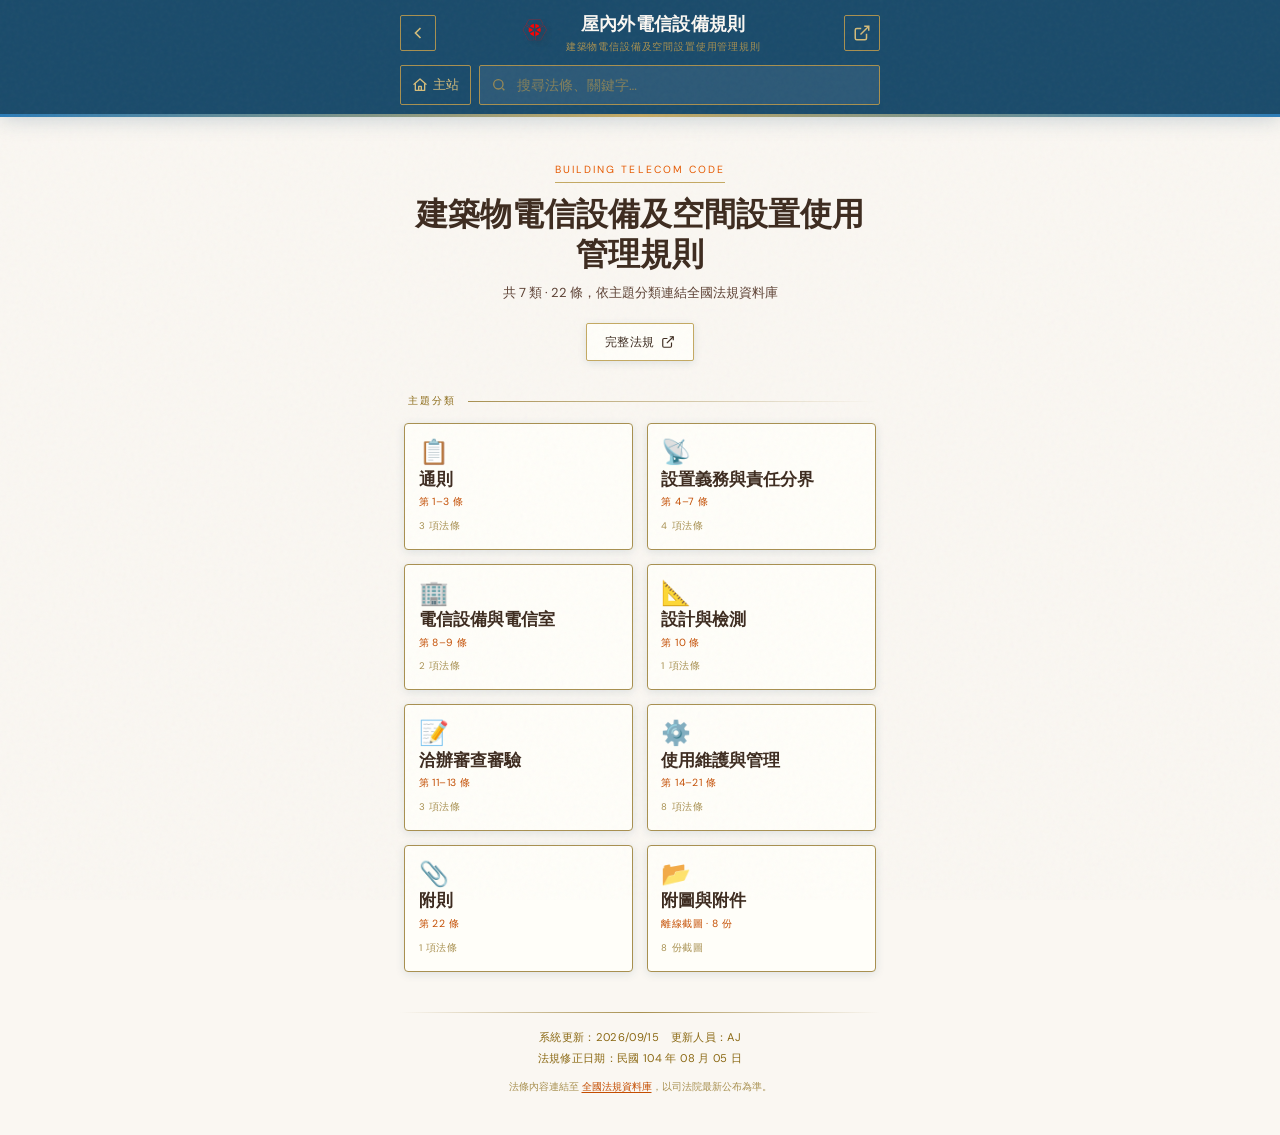
<file: index.html>
<!DOCTYPE html>
<html lang="zh-Hant">
<head>
  <meta charset="UTF-8">
  <meta name="viewport" content="width=device-width, initial-scale=1, viewport-fit=cover">
  <meta name="theme-color" content="#1A4B6B">
  <meta name="apple-mobile-web-app-capable" content="yes">
  <meta name="apple-mobile-web-app-status-bar-style" content="black-translucent">
  <meta name="apple-mobile-web-app-title" content="屋內外電信設備">
  <link rel="apple-touch-icon" href="assets/logo.png">
  <meta name="description" content="建築物電信設備及空間設置使用管理規則 — 手機網頁版，依主題分類連結全國法規資料庫">
  <title>屋內外電信設備規則</title>
  <link rel="preconnect" href="https://fonts.googleapis.com">
  <link rel="preconnect" href="https://fonts.gstatic.com" crossorigin>
  <link href="https://fonts.googleapis.com/css2?family=Cormorant+Garamond:ital,wght@0,500;0,600;0,700;1,500&family=DM+Sans:opsz,wght@9..40,400;9..40,500;9..40,600&display=swap" rel="stylesheet">
  <link rel="stylesheet" href="css/style.css">
</head>
<body>
  <div class="grain" aria-hidden="true"></div>

  <header class="site-header">
    <div class="header-inner">
      <button type="button" class="back-btn" id="backBtn" hidden aria-label="返回">
        <svg width="20" height="20" viewBox="0 0 24 24" fill="none" stroke="currentColor" stroke-width="2"><path d="M15 18l-6-6 6-6"/></svg>
      </button>
      <div class="brand">
        <img src="assets/logo.png" alt="" class="brand-logo" width="36" height="36">
        <div class="brand-text">
          <h1 class="brand-title" id="pageTitle">屋內外電信設備規則</h1>
          <p class="brand-sub" id="pageSub">建築物電信設備及空間設置使用管理規則</p>
        </div>
      </div>
      <a class="moj-link" id="headerMojLink" href="https://law.moj.gov.tw/LawClass/LawAll.aspx?pcode=K0060040" target="_blank" rel="noopener" aria-label="全國法規資料庫">
        <svg width="18" height="18" viewBox="0 0 24 24" fill="none" stroke="currentColor" stroke-width="2"><path d="M18 13v6a2 2 0 01-2 2H5a2 2 0 01-2-2V8a2 2 0 012-2h6"/><polyline points="15 3 21 3 21 9"/><line x1="10" y1="14" x2="21" y2="3"/></svg>
      </a>
    </div>
    <div class="header-search">
      <a class="home-link" href="https://jalin70.github.io/law-world-web/" aria-label="回法規園區主站" title="回法規園區主站">
        <svg width="16" height="16" viewBox="0 0 24 24" fill="none" stroke="currentColor" stroke-width="2" stroke-linecap="round" stroke-linejoin="round" aria-hidden="true"><path d="M3 11l9-8 9 8"/><path d="M5 10v10h14V10"/><path d="M10 20v-6h4v6"/></svg>
        <span>主站</span>
      </a>
      <label class="search-wrap" for="siteSearch">
        <svg class="search-icon" width="16" height="16" viewBox="0 0 24 24" fill="none" stroke="currentColor" stroke-width="2" aria-hidden="true"><circle cx="11" cy="11" r="7"/><path d="M20 20l-3-3"/></svg>
        <input type="search" id="siteSearch" class="search-input" placeholder="搜尋法條、關鍵字…" autocomplete="off" enterkeyhint="search" aria-controls="searchPanel" aria-expanded="false">
      </label>
    </div>
    <div class="header-rule"></div>
  </header>

  <div class="search-panel" id="searchPanel" hidden>
    <ul class="search-results" id="searchResults" role="listbox" aria-label="搜尋結果"></ul>
    <p class="search-empty" id="searchEmpty" hidden>找不到符合的結果</p>
  </div>

  <main class="main" id="app"></main>

  <footer class="site-footer">
    <div class="footer-rule"></div>
    <p class="footer-meta">系統更新：<span id="sysDate"></span>　更新人員：<span id="sysAuthor"></span></p>
    <p class="footer-meta">法規修正日期：<span id="lawDate"></span></p>
    <p class="footer-note">法條內容連結至 <a href="https://law.moj.gov.tw/" target="_blank" rel="noopener">全國法規資料庫</a>，以司法院最新公布為準。</p>
  </footer>

  <div class="toast" id="toast" role="status" aria-live="polite"></div>

  <script src="js/data.js?v=2026090321"></script>
  <script src="js/search.js?v=2026090321"></script>
  <script src="js/app.js?v=2026090321"></script>
</body>
</html>
</file>
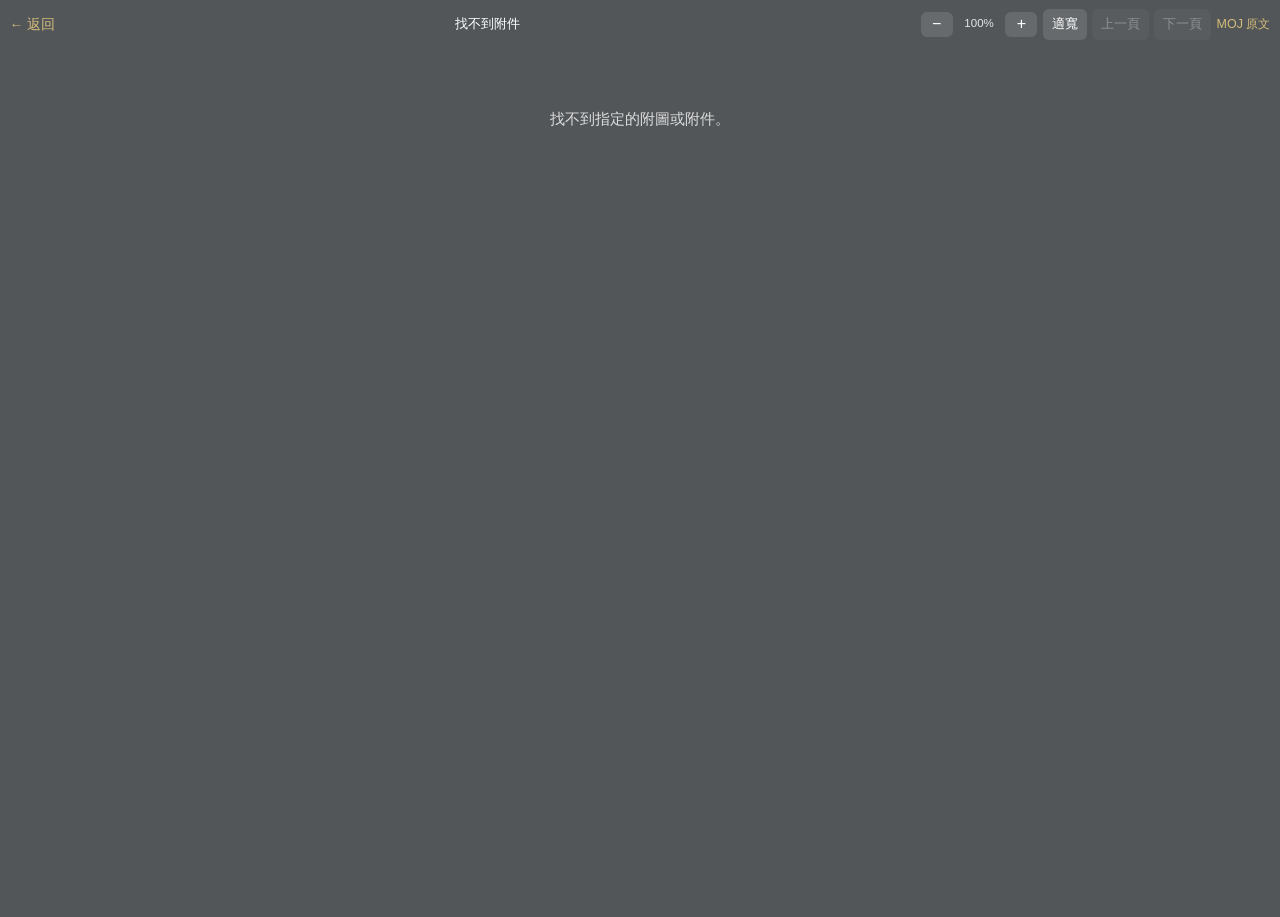
<file: attachment-view.html>
<!DOCTYPE html>
<html lang="zh-Hant">
<head>
  <meta charset="UTF-8">
  <meta name="viewport" content="width=device-width, initial-scale=1, minimum-scale=1, maximum-scale=5, viewport-fit=cover">
  <meta name="theme-color" content="#1A4B6B">
  <title>附圖附件</title>
  <link rel="stylesheet" href="css/style.css">
  <style>
    body { padding-top: 0; background: #525659; touch-action: manipulation; }
    .attach-toolbar {
      display: flex; align-items: center; gap: 0.35rem;
      padding: calc(0.55rem + env(safe-area-inset-top, 0px)) 0.6rem 0.55rem;
      background: var(--brown-deep); color: #fff;
      position: sticky; top: 0; z-index: 2; flex-wrap: wrap;
    }
    .attach-back { color: var(--gold-light); text-decoration: none; font-size: 0.85rem; white-space: nowrap; }
    .attach-title {
      flex: 1; text-align: center; font-size: 0.82rem;
      white-space: nowrap; overflow: hidden; text-overflow: ellipsis; min-width: 0;
    }
    .attach-btn {
      background: rgba(255,255,255,0.12); border: 0; color: #fff;
      padding: 0.35rem 0.55rem; border-radius: 6px; cursor: pointer;
      font: inherit; font-size: 0.8rem; white-space: nowrap;
    }
    .attach-btn:disabled { opacity: 0.35; cursor: default; }
    .attach-btn--zoom { min-width: 2rem; font-size: 1rem; line-height: 1; padding: 0.3rem 0.45rem; }
    .attach-zoom-label { font-size: 0.72rem; min-width: 2.6rem; text-align: center; color: rgba(255,255,255,0.85); }
    .attach-moj { color: var(--gold-light); font-size: 0.78rem; text-decoration: none; white-space: nowrap; }
    .attach-wrap {
      overflow: auto; height: calc(100dvh - 48px);
      padding: 0.75rem 0.5rem 1.5rem; text-align: center;
      -webkit-overflow-scrolling: touch;
    }
    #viewport { display: inline-block; vertical-align: top; transform-origin: top center; }
    .attach-page {
      display: block; margin: 0 auto; box-shadow: 0 2px 16px rgba(0,0,0,0.35); background: #fff;
    }
    .attach-status { color: #ddd; padding: 2rem 1rem; line-height: 1.5; white-space: pre-wrap; }
    .attach-note {
      color: rgba(255,255,255,0.75); font-size: 0.75rem; padding: 0 0.6rem 0.5rem;
      background: var(--brown-deep); text-align: center;
    }
  </style>
</head>
<body>
  <div class="attach-toolbar">
    <a class="attach-back" href="javascript:history.back()">← 返回</a>
    <span class="attach-title" id="title">載入中…</span>
    <button type="button" class="attach-btn attach-btn--zoom" id="zoomOut" aria-label="縮小">−</button>
    <span class="attach-zoom-label" id="zoomLabel">100%</span>
    <button type="button" class="attach-btn attach-btn--zoom" id="zoomIn" aria-label="放大">+</button>
    <button type="button" class="attach-btn" id="zoomFit">適寬</button>
    <button type="button" class="attach-btn" id="prev" disabled>上一頁</button>
    <button type="button" class="attach-btn" id="next" disabled>下一頁</button>
    <a class="attach-moj" id="mojLink" href="#">MOJ 原文</a>
  </div>
  <p class="attach-note" id="note" hidden></p>
  <div class="attach-wrap" id="wrap">
    <div id="viewport"><p class="attach-status" id="status">載入中…</p></div>
  </div>
  <script src="js/data.js?v=2026090322"></script>
  <script>
    (function () {
      const params = new URLSearchParams(location.search);
      const id = params.get('id');
      const att = ATTACHMENTS.find((a) => a.id === id);
      const titleEl = document.getElementById('title');
      const wrap = document.getElementById('wrap');
      const viewport = document.getElementById('viewport');
      const statusEl = document.getElementById('status');
      const noteEl = document.getElementById('note');
      const prevBtn = document.getElementById('prev');
      const nextBtn = document.getElementById('next');
      const zoomInBtn = document.getElementById('zoomIn');
      const zoomOutBtn = document.getElementById('zoomOut');
      const zoomFitBtn = document.getElementById('zoomFit');
      const zoomLabel = document.getElementById('zoomLabel');
      const mojLink = document.getElementById('mojLink');
      let page = Math.max(1, parseInt(params.get('page') || '1', 10));
      let zoom = 1;
      let fitScale = 1;
      let naturalW = 0;

      if (!att || !att.pages || !att.pages.length) {
        titleEl.textContent = '找不到附件';
        statusEl.textContent = '找不到指定的附圖或附件。';
        return;
      }

      document.title = att.label;
      titleEl.textContent = att.label;
      mojLink.href = att.mojUrl;
      mojLink.addEventListener('click', (e) => {
        if (location.protocol !== 'file:') return;
        e.preventDefault();
        if (window.Android && Android.openExternal) Android.openExternal(att.mojUrl);
        else window.open(att.mojUrl, '_blank');
      });
      if (att.id.startsWith('att')) {
        noteEl.hidden = false;
        noteEl.textContent = '附件二～四採用向量版表單，可縮放查閱；亦可點「MOJ 原文」開啟官方 PDF。';
      }

      function updateZoomLabel() {
        zoomLabel.textContent = Math.round(zoom * 100) + '%';
      }

      function applySize() {
        const el = viewport.querySelector('.attach-page');
        if (!el || !naturalW) return;
        const w = naturalW * fitScale * zoom;
        el.style.width = w + 'px';
        el.style.height = 'auto';
        el.style.maxWidth = 'none';
      }

      function render() {
        const total = att.pages.length;
        page = Math.min(Math.max(page, 1), total);
        const src = att.pages[page - 1];
        const isSvg = src.endsWith('.svg');
        viewport.innerHTML = '';
        let el;
        if (isSvg) {
          el = document.createElement('img');
          el.className = 'attach-page';
          el.alt = att.label;
          el.decoding = 'async';
          el.src = src;
          el.addEventListener('error', () => {
            viewport.innerHTML = '<p class="attach-status">無法載入：' + src + '</p>';
          });
        } else {
          el = document.createElement('img');
          el.className = 'attach-page';
          el.alt = att.label + ' 第 ' + page + ' 頁';
          el.decoding = 'async';
          el.src = src;
          el.addEventListener('error', () => {
            viewport.innerHTML = '<p class="attach-status">無法載入：' + src + '</p>';
          });
        }
        const onReady = () => {
          naturalW = el.naturalWidth || el.width || 920;
          fitScale = Math.min(1, (wrap.clientWidth - 16) / naturalW);
          applySize();
        };
        el.addEventListener('load', onReady);
        if (isSvg) setTimeout(onReady, 80);
        viewport.appendChild(el);
        prevBtn.disabled = page <= 1;
        nextBtn.disabled = page >= total;
        if (total > 1) titleEl.textContent = att.label + ' (' + page + '/' + total + ')';
        updateZoomLabel();
      }

      function setZoom(v) {
        zoom = Math.min(4, Math.max(0.5, v));
        applySize();
        updateZoomLabel();
      }

      prevBtn.addEventListener('click', () => { page -= 1; zoom = 1; render(); });
      nextBtn.addEventListener('click', () => { page += 1; zoom = 1; render(); });
      zoomInBtn.addEventListener('click', () => setZoom(zoom * 1.25));
      zoomOutBtn.addEventListener('click', () => setZoom(zoom / 1.25));
      zoomFitBtn.addEventListener('click', () => setZoom(1));
      window.addEventListener('resize', applySize);
      render();
    })();
  </script>
</body>
</html>
</file>
<file: css/style.css>
/* HERMES-inspired retro palette */
:root {
  /* Typography colors (shared across all law apps) */
  --text-primary: #3D2B1F;
  --text-secondary: #5C4033;
  --text-muted: #8B6914;
  --text-label: #A89050;
  --text-accent: #E65A00;
  --text-accent-dark: #C44D00;
  --text-on-dark: #FAF7F2;
  --text-on-dark-label: #A89050;
  --text-on-dark-light: #D4BC7A;
  /* Site UI theme — telecom navy */
  --ui-header: #1A4B6B;
  --hermes-orange: #2B7CB8;
  --hermes-orange-light: #4A9AD4;
  --hermes-orange-dark: #1A4B6B;
  --accent-rgb: 43, 124, 184;
  --cream: #FAF7F2;
  --cream-dark: #F0EBE3;
  --gold: #C4A962;
  --gold-light: #D4BC7A;
  --gold-muted: #A89050;
  --white: #FFFEF9;
  --shadow: rgba(26, 75, 107, 0.12);
  --shadow-deep: rgba(26, 75, 107, 0.22);
  --safe-bottom: env(safe-area-inset-bottom, 0px);
  --safe-top: env(safe-area-inset-top, 0px);
  --header-h: 6.8rem;
  --radius: 2px;
  --radius-lg: 4px;
  --font-display: 'Cormorant Garamond', 'Georgia', serif;
  --font-body: 'DM Sans', 'Segoe UI', sans-serif;
}

*, *::before, *::after { box-sizing: border-box; }

html {
  font-size: 16px;
  -webkit-text-size-adjust: 100%;
  scroll-behavior: smooth;
}

body {
  margin: 0;
  min-height: 100dvh;
  font-family: var(--font-body);
  font-size: 0.9375rem;
  line-height: 1.55;
  color: var(--text-primary);
  background: var(--cream);
  padding-top: calc(var(--header-h) + var(--safe-top));
  padding-bottom: calc(1rem + var(--safe-bottom));
}

.grain {
  pointer-events: none;
  position: fixed;
  inset: 0;
  z-index: 9999;
  opacity: 0.035;
  background-image: url("data:image/svg+xml,%3Csvg viewBox='0 0 256 256' xmlns='http://www.w3.org/2000/svg'%3E%3Cfilter id='n'%3E%3CfeTurbulence type='fractalNoise' baseFrequency='0.85' numOctaves='4' stitchTiles='stitch'/%3E%3C/filter%3E%3Crect width='100%25' height='100%25' filter='url(%23n)'/%3E%3C/svg%3E");
}

/* ── Header ── */
.site-header {
  position: fixed;
  top: 0;
  left: 0;
  right: 0;
  z-index: 100;
  background: var(--ui-header);
  padding-top: var(--safe-top);
  box-shadow: 0 2px 20px var(--shadow-deep);
}

.header-inner {
  display: grid;
  grid-template-columns: 2.25rem 1fr 2.25rem;
  align-items: center;
  gap: 0.75rem;
  padding: 0.65rem 1rem;
  max-width: 32rem;
  margin: 0 auto;
}

.back-btn {
  grid-column: 1;
  grid-row: 1;
  justify-self: start;
  z-index: 2;
  display: flex;
  align-items: center;
  justify-content: center;
  width: 2.25rem;
  height: 2.25rem;
  border: 1px solid var(--gold-muted);
  background: transparent;
  color: var(--text-on-dark-light);
  border-radius: var(--radius);
  cursor: pointer;
  transition: background 0.2s, color 0.2s;
}

.back-btn:active { background: rgba(196, 169, 98, 0.15); }

.brand {
  grid-column: 1 / -1;
  grid-row: 1;
  justify-self: center;
  display: flex;
  align-items: center;
  justify-content: center;
  gap: 0.65rem;
  min-width: 0;
  max-width: calc(100% - 5.75rem);
  pointer-events: none;
  z-index: 1;
}

.brand-logo {
  flex-shrink: 0;
  width: 2.25rem;
  height: 2.25rem;
  display: block;
  object-fit: contain;
  object-position: center;
  border: none;
  background: transparent;
}

.brand-text {
  min-width: 0;
  text-align: center;
}

.brand-title {
  margin: 0;
  font-family: var(--font-display);
  font-size: 1.15rem;
  font-weight: 600;
  color: var(--text-on-dark);
  letter-spacing: 0.02em;
  white-space: nowrap;
  overflow: hidden;
  text-overflow: ellipsis;
}

.brand-sub {
  margin: 0;
  font-size: 0.65rem;
  color: var(--text-label);
  letter-spacing: 0.08em;
  text-transform: uppercase;
  white-space: nowrap;
  overflow: hidden;
  text-overflow: ellipsis;
}

.moj-link {
  grid-column: 3;
  grid-row: 1;
  justify-self: end;
  z-index: 2;
  display: flex;
  align-items: center;
  justify-content: center;
  width: 2.25rem;
  height: 2.25rem;
  color: var(--text-on-dark-light);
  border: 1px solid var(--gold-muted);
  border-radius: var(--radius);
  text-decoration: none;
  transition: background 0.2s;
}

.moj-link:active { background: rgba(196, 169, 98, 0.15); }

.header-rule {
  height: 3px;
  background: linear-gradient(90deg, var(--hermes-orange) 0%, var(--gold) 50%, var(--hermes-orange) 100%);
}

.header-search {
  display: flex;
  align-items: stretch;
  gap: 0.5rem;
  padding: 0 1rem 0.55rem;
  max-width: 32rem;
  margin: 0 auto;
}

.header-search .search-wrap { flex: 1; min-width: 0; }

.home-link {
  flex-shrink: 0;
  display: flex;
  align-items: center;
  gap: 0.3rem;
  padding: 0 0.7rem;
  color: var(--text-on-dark-light);
  border: 1px solid var(--gold-muted);
  border-radius: var(--radius);
  font-size: 0.8125rem;
  text-decoration: none;
  white-space: nowrap;
  transition: background 0.2s;
}

.home-link:active { background: rgba(196, 169, 98, 0.15); }

.search-wrap {
  display: flex;
  align-items: center;
  gap: 0.5rem;
  padding: 0.45rem 0.65rem;
  background: rgba(255, 255, 255, 0.08);
  border: 1px solid var(--gold-muted);
  border-radius: var(--radius);
}

.search-icon {
  flex-shrink: 0;
  color: var(--text-on-dark-label);
  opacity: 0.85;
}

.search-input {
  flex: 1;
  min-width: 0;
  border: none;
  background: transparent;
  color: var(--text-on-dark);
  font: inherit;
  font-size: 0.875rem;
  outline: none;
}

.search-input::placeholder {
  color: var(--text-on-dark-label);
  opacity: 0.7;
}

.search-panel {
  position: fixed;
  top: calc(var(--header-h) + var(--safe-top));
  left: 50%;
  transform: translateX(-50%);
  width: min(32rem, 100%);
  max-height: min(24rem, 50dvh);
  overflow-y: auto;
  background: var(--white);
  border: 1px solid var(--gold-muted);
  border-top: none;
  box-shadow: 0 8px 24px var(--shadow-deep);
  z-index: 99;
  padding: 0.35rem 0;
}

.search-results {
  list-style: none;
  margin: 0;
  padding: 0;
}

.search-result {
  display: block;
  width: 100%;
  text-align: left;
  padding: 0.65rem 1rem;
  border: none;
  background: transparent;
  cursor: pointer;
  font-family: inherit;
}

.search-result:active {
  background: var(--cream-dark);
}

.search-result-title {
  display: block;
  font-weight: 600;
  color: var(--text-primary);
  font-size: 0.875rem;
}

.search-result-meta {
  display: block;
  font-size: 0.75rem;
  color: var(--text-muted);
  margin-top: 0.15rem;
}

.search-result-detail {
  display: -webkit-box;
  font-size: 0.8125rem;
  color: var(--text-secondary);
  margin-top: 0.2rem;
  line-height: 1.4;
  overflow: hidden;
  text-overflow: ellipsis;
  -webkit-line-clamp: 2;
  -webkit-box-orient: vertical;
}

.search-empty {
  margin: 0;
  padding: 1rem;
  text-align: center;
  color: var(--text-muted);
  font-size: 0.875rem;
}

/* ── Main ── */
.main {
  max-width: 32rem;
  margin: 0 auto;
  padding: 1.25rem 1rem 2rem;
}

/* Hero */
.hero {
  text-align: center;
  padding: 1.5rem 0.5rem 2rem;
}

.hero-eyebrow {
  display: inline-block;
  font-size: 0.65rem;
  letter-spacing: 0.2em;
  text-transform: uppercase;
  color: var(--text-accent);
  border-bottom: 1px solid var(--gold);
  padding-bottom: 0.25rem;
  margin-bottom: 0.75rem;
}

.hero-title {
  font-family: var(--font-display);
  font-size: 1.75rem;
  font-weight: 600;
  color: var(--text-primary);
  margin: 0 0 0.5rem;
  line-height: 1.25;
}

.hero-desc {
  font-size: 0.8125rem;
  color: var(--text-secondary);
  margin: 0 0 1.25rem;
  max-width: 18rem;
  margin-left: auto;
  margin-right: auto;
}

.hero-cta {
  display: inline-flex;
  align-items: center;
  gap: 0.4rem;
  padding: 0.55rem 1.1rem;
  font-size: 0.75rem;
  font-weight: 500;
  letter-spacing: 0.05em;
  text-transform: uppercase;
  color: var(--text-primary);
  background: var(--white);
  border: 1.5px solid var(--gold);
  border-radius: var(--radius);
  text-decoration: none;
  box-shadow: 0 2px 8px var(--shadow);
  transition: transform 0.15s, box-shadow 0.15s;
}

.hero-cta:active {
  transform: scale(0.98);
  box-shadow: 0 1px 4px var(--shadow);
}

/* Category grid */
.section-label {
  font-size: 0.65rem;
  letter-spacing: 0.18em;
  text-transform: uppercase;
  color: var(--text-muted);
  margin: 0 0 0.85rem 0.25rem;
  display: flex;
  align-items: center;
  gap: 0.75rem;
}

.section-label::after {
  content: '';
  flex: 1;
  height: 1px;
  background: linear-gradient(90deg, var(--gold-muted), transparent);
}

.cat-grid {
  display: grid;
  grid-template-columns: repeat(2, minmax(0, 1fr));
  gap: 0.75rem;
  list-style: none;
  padding: 0;
  margin: 0;
}

.cat-grid > li {
  min-width: 0;
  display: flex;
}

.cat-card {
  display: flex;
  flex-direction: column;
  align-items: flex-start;
  gap: 0.35rem;
  width: 100%;
  min-width: 0;
  min-height: 5.5rem;
  padding: 1rem 0.85rem;
  background: var(--white);
  border: 1.5px solid var(--gold-muted);
  border-radius: var(--radius-lg);
  cursor: pointer;
  text-align: left;
  font-family: inherit;
  color: inherit;
  box-shadow: 0 2px 10px var(--shadow);
  transition: transform 0.15s, box-shadow 0.15s, border-color 0.15s;
  position: relative;
  overflow: hidden;
}

.cat-card::before {
  content: '';
  position: absolute;
  top: 0;
  left: 0;
  right: 0;
  height: 3px;
  background: var(--hermes-orange);
  transform: scaleX(0);
  transform-origin: left;
  transition: transform 0.25s;
}

.cat-card:active {
  transform: scale(0.97);
  box-shadow: 0 1px 5px var(--shadow);
}

.cat-card:active::before { transform: scaleX(1); }

.cat-icon {
  font-size: 1.5rem;
  line-height: 1;
}

.cat-title {
  font-family: var(--font-display);
  font-size: 1.05rem;
  font-weight: 600;
  color: var(--text-primary);
  margin: 0;
  line-height: 1.2;
}

.cat-sub {
  font-size: 0.65rem;
  color: var(--text-accent-dark);
  letter-spacing: 0.04em;
  margin: 0;
}

.cat-count {
  font-size: 0.6rem;
  color: var(--text-label);
  letter-spacing: 0.06em;
  margin-top: auto;
  padding-top: 0.25rem;
}

/* Category page */
.cat-header {
  padding: 0.5rem 0 1.25rem;
  border-bottom: 1px solid var(--gold-muted);
  margin-bottom: 1.25rem;
}

.cat-header-icon {
  font-size: 2rem;
  margin-bottom: 0.5rem;
}

.cat-header-title {
  font-family: var(--font-display);
  font-size: 1.65rem;
  font-weight: 600;
  margin: 0 0 0.25rem;
  color: var(--text-primary);
}

.cat-header-sub {
  font-size: 0.75rem;
  color: var(--text-accent);
  letter-spacing: 0.06em;
  margin: 0 0 0.5rem;
}

.cat-header-desc {
  font-size: 0.8125rem;
  color: var(--text-secondary);
  margin: 0;
}

.notes-box {
  background: var(--cream-dark);
  border-left: 3px solid var(--gold);
  padding: 0.75rem 1rem;
  margin-bottom: 1.25rem;
  font-size: 0.8125rem;
  color: var(--text-secondary);
}

.notes-box p { margin: 0; }
.notes-box p + p { margin-top: 0.35rem; }

/* Article buttons */
.art-list {
  list-style: none;
  padding: 0;
  margin: 0;
  display: flex;
  flex-direction: column;
  gap: 0.55rem;
}

.art-btn {
  display: flex;
  align-items: center;
  gap: 0.85rem;
  width: 100%;
  padding: 0.85rem 1rem;
  background: var(--white);
  border: 1.5px solid var(--gold-muted);
  border-radius: var(--radius-lg);
  cursor: pointer;
  text-align: left;
  font-family: inherit;
  color: inherit;
  box-shadow: 0 1px 6px var(--shadow);
  transition: border-color 0.15s, transform 0.15s, box-shadow 0.15s;
  text-decoration: none;
}

.art-btn:active {
  transform: scale(0.985);
  border-color: var(--gold);
  box-shadow: 0 2px 10px var(--shadow);
}

.art-num {
  flex-shrink: 0;
  min-width: 2.75rem;
  padding: 0.3rem 0.45rem;
  font-family: var(--font-display);
  font-size: 0.9rem;
  font-weight: 700;
  color: var(--text-accent);
  background: rgba(var(--accent-rgb), 0.07);
  border: 1px solid var(--gold-muted);
  border-radius: var(--radius);
  text-align: center;
  line-height: 1.2;
}

.art-label {
  flex: 1;
  font-size: 0.9rem;
  font-weight: 500;
  color: var(--text-primary);
  line-height: 1.3;
}

.art-note {
  display: block;
  font-size: 0.7rem;
  color: var(--text-muted);
  font-weight: 400;
  margin-top: 0.15rem;
}

.art-arrow {
  flex-shrink: 0;
  color: var(--text-label);
  opacity: 0.7;
}

/* Footer */
.site-footer {
  max-width: 32rem;
  margin: 0 auto;
  padding: 0 1rem 1.5rem;
  text-align: center;
}

.footer-rule {
  height: 1px;
  background: linear-gradient(90deg, transparent, var(--gold-muted), transparent);
  margin-bottom: 1rem;
}

.footer-meta {
  font-size: 0.7rem;
  color: var(--text-muted);
  margin: 0 0 0.25rem;
  letter-spacing: 0.03em;
}

.footer-note {
  font-size: 0.65rem;
  color: var(--text-label);
  margin: 0.75rem 0 0;
  line-height: 1.5;
}

.footer-note a {
  color: var(--text-accent-dark);
  text-decoration: underline;
  text-underline-offset: 2px;
}

/* Toast */
.toast {
  position: fixed;
  bottom: calc(1.5rem + var(--safe-bottom));
  left: 50%;
  transform: translateX(-50%) translateY(120%);
  background: var(--ui-header);
  color: var(--text-on-dark);
  padding: 0.65rem 1.25rem;
  border-radius: var(--radius-lg);
  font-size: 0.8125rem;
  border: 1px solid var(--gold-muted);
  box-shadow: 0 4px 20px var(--shadow-deep);
  z-index: 200;
  opacity: 0;
  transition: transform 0.3s, opacity 0.3s;
  pointer-events: none;
  white-space: nowrap;
  max-width: calc(100% - 2rem);
  overflow: hidden;
  text-overflow: ellipsis;
}

.toast.show {
  transform: translateX(-50%) translateY(0);
  opacity: 1;
}

/* Animations */
@keyframes fadeUp {
  from { opacity: 0; transform: translateY(12px); }
  to { opacity: 1; transform: translateY(0); }
}

.fade-up {
  animation: fadeUp 0.35s ease both;
}

.fade-up:nth-child(2) { animation-delay: 0.04s; }
.fade-up:nth-child(3) { animation-delay: 0.08s; }
.fade-up:nth-child(4) { animation-delay: 0.12s; }

/* ── Calculators ── */
.calc-panel {
  background: var(--white);
  border: 1.5px solid var(--gold-muted);
  border-radius: var(--radius-lg);
  padding: 1.1rem 1rem 1.25rem;
  margin-bottom: 1.25rem;
  box-shadow: 0 2px 12px var(--shadow);
}

.calc-panel-head {
  margin-bottom: 1rem;
  padding-bottom: 0.75rem;
  border-bottom: 1px solid var(--cream-dark);
}

.calc-panel-badge {
  display: inline-block;
  font-size: 0.6rem;
  letter-spacing: 0.14em;
  text-transform: uppercase;
  color: var(--text-accent);
  border: 1px solid var(--gold-muted);
  padding: 0.15rem 0.45rem;
  border-radius: var(--radius);
  margin-bottom: 0.45rem;
}

.calc-panel-title {
  font-family: var(--font-display);
  font-size: 1.25rem;
  font-weight: 600;
  margin: 0 0 0.25rem;
  color: var(--text-primary);
}

.calc-panel-desc {
  font-size: 0.75rem;
  color: var(--text-secondary);
  margin: 0;
  line-height: 1.45;
}

.calc-form {
  display: flex;
  flex-direction: column;
  gap: 0.75rem;
}

.calc-group-label {
  font-size: 0.65rem;
  letter-spacing: 0.1em;
  text-transform: uppercase;
  color: var(--text-label);
  margin: 0.25rem 0 0;
}

.calc-grid-2 {
  display: grid;
  grid-template-columns: repeat(3, minmax(0, 5.5rem));
  gap: 0.55rem 0.65rem;
}

.calc-grid-2--2col {
  grid-template-columns: repeat(2, minmax(0, 5.5rem));
}

.calc-field {
  display: flex;
  flex-direction: column;
  gap: 0.3rem;
  max-width: 5.5rem;
}

.calc-form > .calc-field {
  max-width: 8.5rem;
}

.calc-actions {
  margin-top: 0.25rem;
  max-width: none;
  grid-template-columns: 1fr 1fr;
  width: 100%;
}

.calc-label {
  font-size: 0.8125rem;
  font-weight: 500;
  color: var(--text-primary);
}

.calc-input-wrap {
  display: flex;
  align-items: stretch;
  border: 1.5px solid var(--gold-muted);
  border-radius: var(--radius);
  overflow: hidden;
  background: var(--cream);
  transition: border-color 0.15s;
}

.calc-input-wrap:focus-within {
  border-color: var(--gold);
}

.calc-input {
  flex: 1;
  min-width: 0;
  width: 100%;
  max-width: 4.5rem;
  border: none;
  background: transparent;
  padding: 0.6rem 0.75rem;
  font-family: inherit;
  font-size: 1rem;
  color: var(--text-primary);
  outline: none;
}

.calc-input::-webkit-outer-spin-button,
.calc-input::-webkit-inner-spin-button { -webkit-appearance: none; margin: 0; }
.calc-input[type=number] { -moz-appearance: textfield; }

.calc-unit {
  display: flex;
  align-items: center;
  padding: 0 0.65rem;
  font-size: 0.7rem;
  color: var(--text-muted);
  background: var(--cream-dark);
  border-left: 1px solid var(--cream-dark);
  white-space: nowrap;
}

.calc-hint {
  font-size: 0.65rem;
  color: var(--text-label);
  line-height: 1.35;
}

.calc-ref-list {
  margin: 0.25rem 0 0;
  padding: 0.75rem 0.75rem 0.75rem 1.25rem;
  background: var(--cream-dark);
  border-left: 3px solid var(--gold);
  font-size: 0.75rem;
  color: var(--text-secondary);
  line-height: 1.55;
}

.calc-ref-list li + li { margin-top: 0.25rem; }

.calc-actions .calc-submit {
  max-width: none;
}

.calc-submit {
  width: 100%;
  padding: 0.75rem 1rem;
  font-family: inherit;
  font-size: 0.875rem;
  font-weight: 600;
  letter-spacing: 0.04em;
  color: var(--text-on-dark);
  background: var(--hermes-orange);
  border: 1.5px solid var(--gold-muted);
  border-radius: var(--radius);
  cursor: pointer;
  box-shadow: 0 2px 8px rgba(var(--accent-rgb), 0.25);
  transition: transform 0.15s, background 0.15s;
}

.calc-submit:active {
  transform: scale(0.98);
  background: var(--hermes-orange-dark);
}

.calc-submit--outline {
  color: var(--text-accent);
  background: transparent;
  box-shadow: none;
}

.calc-submit--outline:active {
  background: rgba(var(--accent-rgb), 0.08);
}

.calc-result {
  margin-top: 1rem;
  padding: 0.85rem 1rem;
  background: var(--cream-dark);
  border: 1px solid var(--gold-muted);
  border-radius: var(--radius);
}

.calc-result--pass {
  background: rgba(76, 120, 68, 0.08);
  border-color: #6B8F63;
}

.calc-result--fail {
  background: rgba(180, 60, 40, 0.08);
  border-color: #B44A32;
}

.calc-result-label {
  display: block;
  font-size: 0.6rem;
  letter-spacing: 0.12em;
  text-transform: uppercase;
  color: var(--text-label);
  margin-bottom: 0.35rem;
}

.calc-result-main {
  font-family: var(--font-display);
  font-size: 2rem;
  font-weight: 700;
  color: var(--text-accent);
  margin: 0;
  line-height: 1.1;
}

.calc-result-unit {
  font-family: var(--font-body);
  font-size: 0.875rem;
  font-weight: 500;
  color: var(--text-secondary);
}

.calc-result-sub {
  font-size: 0.8125rem;
  color: var(--text-secondary);
  margin: 0.35rem 0 0;
}

.calc-result-status {
  color: var(--text-primary);
}

.calc-result--pass .calc-result-status { color: #4A7344; }
.calc-result--fail .calc-result-status { color: #B44A32; }

.calc-breakdown {
  margin: 0.5rem 0 0;
  padding: 0;
  list-style: none;
  display: grid;
  grid-template-columns: 1fr 1fr;
  gap: 0.25rem 0.75rem;
  font-size: 0.75rem;
  color: var(--text-secondary);
}

/* Larger phones */
@media (min-width: 380px) {
  .hero-title { font-size: 2rem; }
  .cat-grid { gap: 0.85rem; }
}

@media (min-width: 480px) {
  .main { padding: 1.5rem 1.25rem 2.5rem; }
  .cat-grid { grid-template-columns: repeat(2, minmax(0, 1fr)); }
}
</file>
